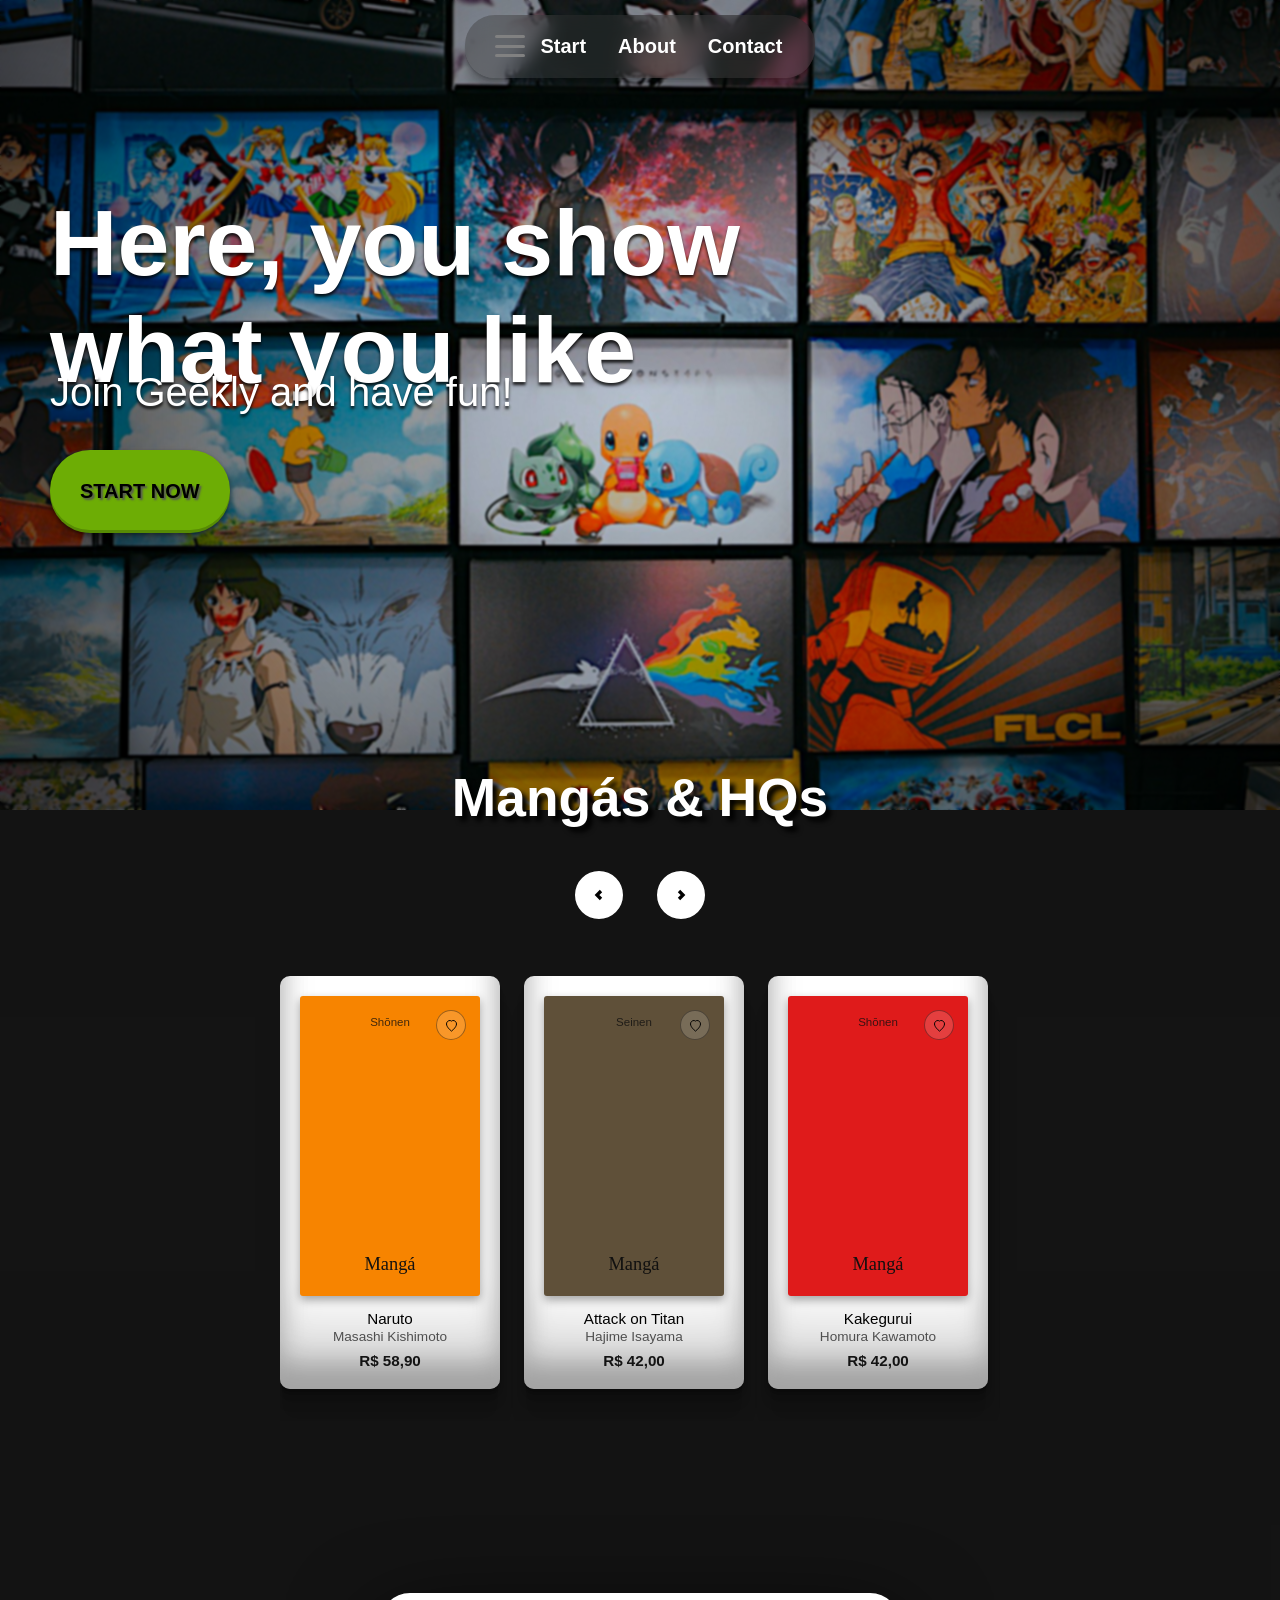
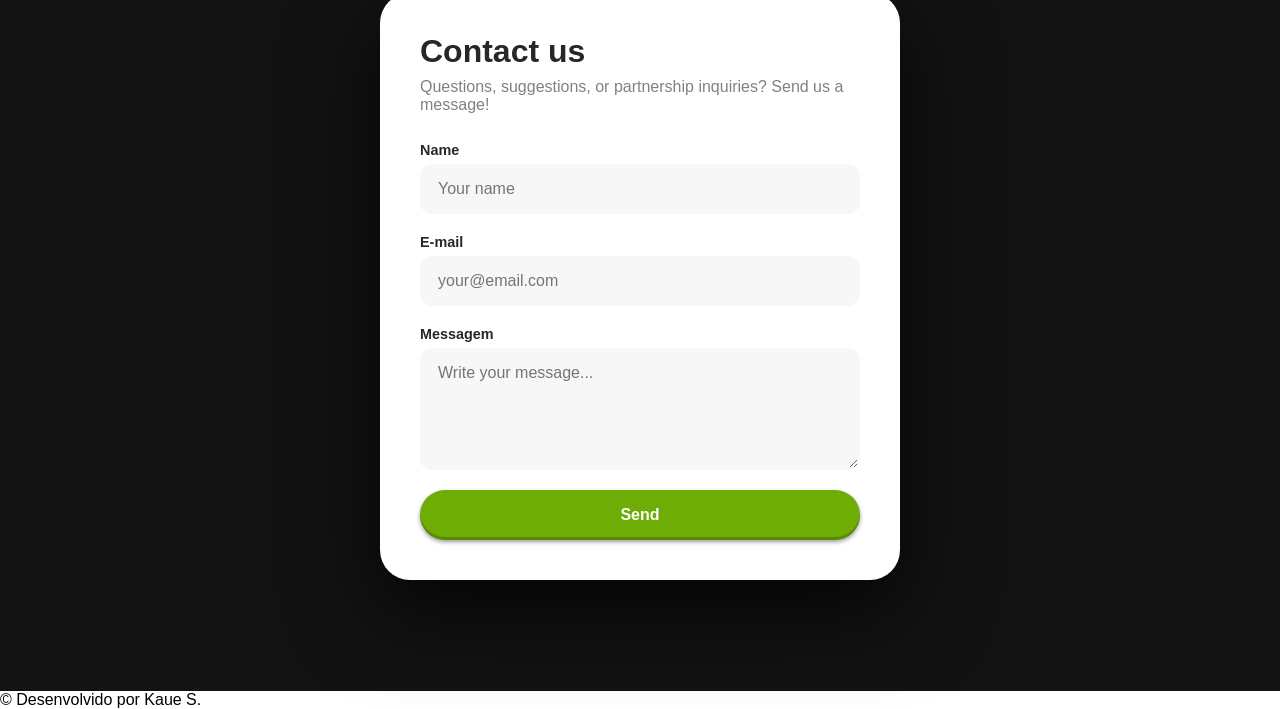
<file: landingPage-geekly/index.html>
<!DOCTYPE html>
<html lang="pt-br">

<head>
  <meta charset="UTF-8">
  <meta name="viewport" content="width=device-width, initial-scale=1.0">
  <link rel="stylesheet" href="src/styles/styles.css">
  <title>Geekly</title>
  <link rel="icon" type="image/png" href="src/images/gkicon.png" sizes="32x32">
</head>

<body>
  <div class="navbar">
    <div class="menu-wrapper">
      <button class="hamburger" id="hamburger" alt="menu-wrapper">
        <span></span>
        <span></span>
        <span></span>
      </button>
      <div class="menu-box">
        <a href="#start" class="menu-link">Start</a>
        <a href="#about" class="menu-link">About</a>
        <a href="#contact" class="menu-link">Contact</a>
      </div>
      <nav class="menu" id="menu">
        <a href="src/html/login.html" class="wrapper-link">Login</a>
        <a href="#support" class="wrapper-link">Support</a>
        <a href="#exit">
          <svg xmlns="http://www.w3.org/2000/svg" width="16" height="16" fill="currentColor" class="icon-exit"
            viewBox="0 0 16 16">
            <path fill-rule="evenodd"
              d="M6 12.5a.5.5 0 0 0 .5.5h8a.5.5 0 0 0 .5-.5v-9a.5.5 0 0 0-.5-.5h-8a.5.5 0 0 0-.5.5v2a.5.5 0 0 1-1 0v-2A1.5 1.5 0 0 1 6.5 2h8A1.5 1.5 0 0 1 16 3.5v9a1.5 1.5 0 0 1-1.5 1.5h-8A1.5 1.5 0 0 1 5 12.5v-2a.5.5 0 0 1 1 0z" />
            <path fill-rule="evenodd"
              d="M.146 8.354a.5.5 0 0 1 0-.708l3-3a.5.5 0 1 1 .708.708L1.707 7.5H10.5a.5.5 0 0 1 0 1H1.707l2.147 2.146a.5.5 0 0 1-.708.708z" />
          </svg></img></a>
      </nav>
    </div>
  </div>

  <section class="background-wall" id="start">
    <div class="wallpaper"></div>
    <div class="title-start">
      <h1>Here, you show what you like</h1>
      <h2>Join Geekly and have fun!</h2>
      <div class="btn-gk">
        <button>START NOW</button>
      </div>
    </div>
  </section>
  </div>
  <section class="background-solid" id="about">
    <div class="gk-title-mh">
      <h1>Mangás & HQs</h1>
    </div>
    <div class="shelf-controls">
      <button id="scrollPrev" aria-label="Ver livros anteriores">
        <svg width="16" height="16" viewBox="0 0 24 24" fill="none" stroke="currentColor" stroke-width="5">
          <path d="M15 18l-6-6 6-6" />
        </svg>
      </button>
      <button id="scrollNext" aria-label="Ver próximos livros">
        <svg width="16" height="16" viewBox="0 0 24 24" fill="none" stroke="currentColor" stroke-width="5">
          <path d="M9 18l6-6-6-6" />
        </svg>
      </button>
    </div>

      <div class="book-track" id="book-track">

        <article class="book-card">
          <div class="book-cover">
            <span class="tag">Shōnen</span>
            <span class="title">Mangá</span>
            <button class="fav-btn" aria-pressed="false" aria-label="Guardar nos favoritos">
              <svg viewBox="0 0 24 24">
                <path
                  d="M12 21C12 21 4 15 4 9.5C4 6.5 6.5 4 9.5 4C11 4 12 5 12 5C12 5 13 4 14.5 4C17.5 4 20 6.5 20 9.5C20 15 12 21 12 21Z" />
              </svg>
            </button>
          </div>
          <div class="book-meta">
            <p class="name">Naruto</p>
            <p class="author">Masashi Kishimoto</p>
            <p class="price">R$ 58,90</p>
          </div>
        </article>

        <article class="book-card">
          <div class="book-cover">
            <span class="tag">Seinen</span>
            <span class="title">Mangá</span>
            <button class="fav-btn" aria-pressed="false" aria-label="Guardar nos favoritos">
              <svg viewBox="0 0 24 24">
                <path
                  d="M12 21C12 21 4 15 4 9.5C4 6.5 6.5 4 9.5 4C11 4 12 5 12 5C12 5 13 4 14.5 4C17.5 4 20 6.5 20 9.5C20 15 12 21 12 21Z" />
              </svg>
            </button>
          </div>
          <div class="book-meta">
            <p class="name">Attack on Titan</p>
            <p class="author">Hajime Isayama</p>
            <p class="price">R$ 42,00</p>
          </div>
        </article>

        <article class="book-card">
          <div class="book-cover">
            <span class="tag">Shōnen</span>
            <span class="title">Mangá</span>
            <button class="fav-btn" aria-pressed="false" aria-label="Guardar nos favoritos">
              <svg viewBox="0 0 24 24">
                <path
                  d="M12 21C12 21 4 15 4 9.5C4 6.5 6.5 4 9.5 4C11 4 12 5 12 5C12 5 13 4 14.5 4C17.5 4 20 6.5 20 9.5C20 15 12 21 12 21Z" />
              </svg>
            </button>
          </div>
          <div class="book-meta">
            <p class="name">Kakegurui</p>
            <p class="author">Homura Kawamoto</p>
            <p class="price">R$ 42,00</p>
          </div>
        </article>

        <article class="book-card">
          <div class="book-cover">
            <span class="tag">Comédia romântica</span>
            <span class="title">Mangá</span>
            <button class="fav-btn" aria-pressed="false" aria-label="Guardar nos favoritos">
              <svg viewBox="0 0 24 24">
                <path
                  d="M12 21C12 21 4 15 4 9.5C4 6.5 6.5 4 9.5 4C11 4 12 5 12 5C12 5 13 4 14.5 4C17.5 4 20 6.5 20 9.5C20 15 12 21 12 21Z" />
              </svg>
            </button>
          </div>
          <div class="book-meta">
            <p class="name">Horimiya</p>
            <p class="author">HERO</p>
            <p class="price">R$ 42,00</p>
          </div>
        </article>

        <article class="book-card">
          <div class="book-cover">
            <span class="tag">Shōnen</span>
            <span class="title">Mangá</span>
            <button class="fav-btn" aria-pressed="false" aria-label="Guardar nos favoritos">
              <svg viewBox="0 0 24 24">
                <path
                  d="M12 21C12 21 4 15 4 9.5C4 6.5 6.5 4 9.5 4C11 4 12 5 12 5C12 5 13 4 14.5 4C17.5 4 20 6.5 20 9.5C20 15 12 21 12 21Z" />
              </svg>
            </button>
          </div>
          <div class="book-meta">
            <p class="name">Dragon Ball</p>
            <p class="author">Akira Toriyama</p>
            <p class="price">R$ 64,50</p>
          </div>
        </article>

      </div>
    </div>
  </section>

  <section class="contact" id="contact">
  <div class="contact-box">
    <h1>Contact us</h1>
    <p class="contact-sub">Questions, suggestions, or partnership inquiries? Send us a message!</p>
    <form class="contact-form">
      <div class="field">
        <label for="name">Name</label>
        <input type="text" id="name" placeholder="Your name" required>
      </div>

      <div class="field">
        <label for="email">E-mail</label>
        <input type="email" id="email" placeholder="your@email.com" required>
      </div>

      <div class="field">
        <label for="message">Messagem</label>
        <textarea id="message" rows="5" placeholder="Write your message..." required></textarea>
      </div>

      <button type="submit" class="contact-btn">Send</button>
    </form>
  </div>
</section>

  <footer>&copy; Desenvolvido por Kaue S.</footer>
  <script src="src/js/script.js"></script>
</body>

</html>
</file>
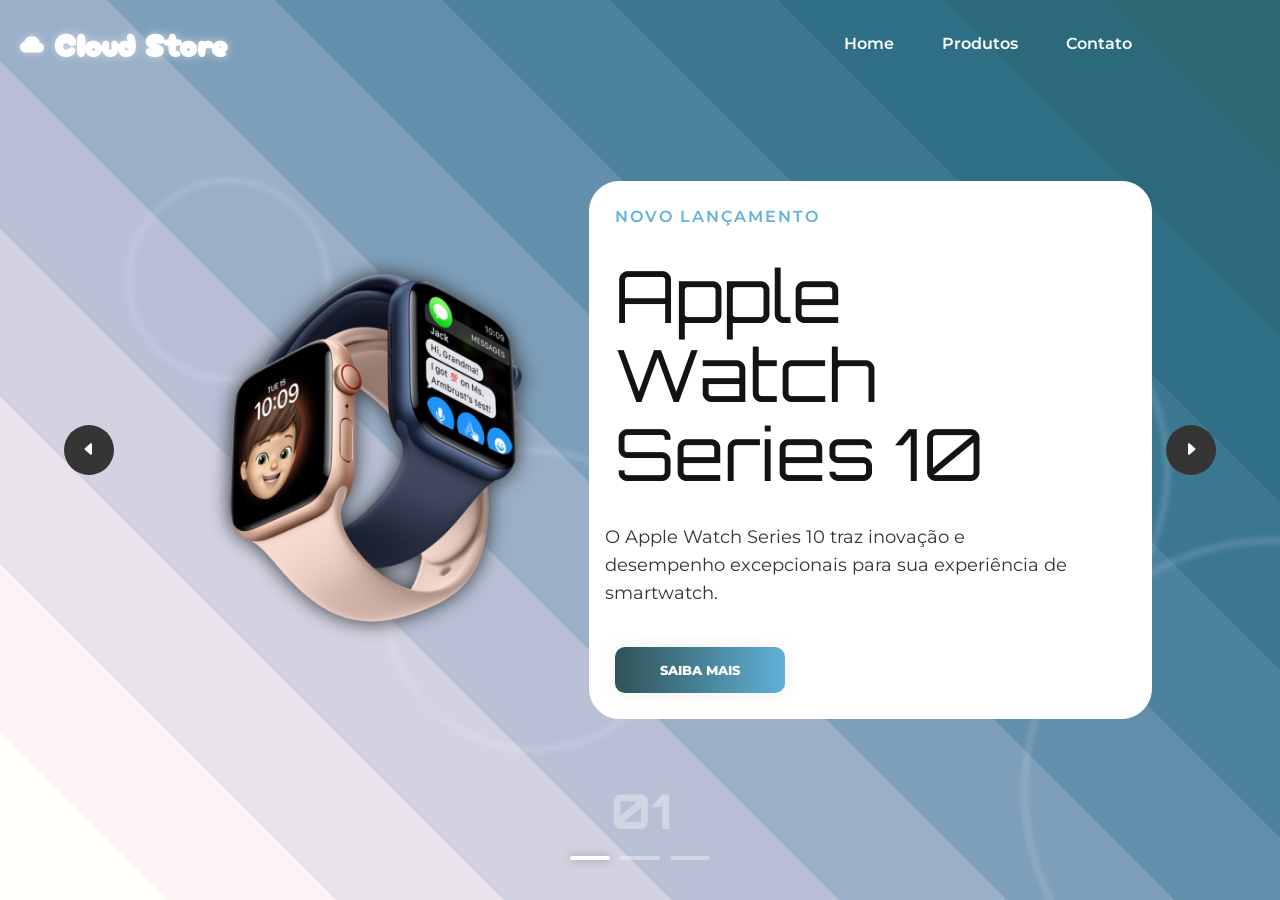
<file: Portfólio/Projetos Pessoais/Site - Cloud Store/index.html>
<!DOCTYPE html>
<html lang="pt-br">

<head>
    <meta charset="UTF-8">
    <meta name="viewport" content="width=device-width, initial-scale=1.0">
    <link rel="preconnect" href="https://fonts.googleapis.com">
    <link rel="preconnect" href="https://fonts.gstatic.com" crossorigin>
    <link
        href="https://fonts.googleapis.com/css2?family=Cherry+Bomb+One&family=Montserrat:ital,wght@0,100..900;1,100..900&family=Orbitron:wght@400..900&display=swap"
        rel="stylesheet">
    <link rel="stylesheet" href="styles.css">
    <title>Cloud Store</title>
</head>

<body>
    <header>
        <div class="logo"><svg xmlns="http://www.w3.org/2000/svg" width="16" height="16" fill="currentColor"
                class="cloud-icon" viewBox="0 0 16 16">
                <path
                    d="M4.406 3.342A5.53 5.53 0 0 1 8 2c2.69 0 4.923 2 5.166 4.579C14.758 6.804 16 8.137 16 9.773 16 11.569 14.502 13 12.687 13H3.781C1.708 13 0 11.366 0 9.318c0-1.763 1.266-3.223 2.942-3.593.143-.863.698-1.723 1.464-2.383" />
            </svg>Cloud Store</div>

        <nav>
            <ul>
                <li><a href="#">Home</a></li>
                <li><a href="#">Produtos</a></li>
                <li><a href="#">Contato</a></li>
            </ul>
        </nav>
    </header>

    <main class="container">
        <div class="tech-circle">
            <div class="circle"></div>
            <div class="circle"></div>
            <div class="circle"></div>
            <div class="circle"></div>
        </div>

        <div class="list">
            <div class="item active">
                <div class="product-img">
                    <img src="img/apple-watch.png" alt="Apple Watch">
                </div>
                <div class="content">
                    <p class="product-tag">Novo Lançamento</p>
                    <p class="product-name">Apple Watch Series 10</p>
                    <p class="description">O Apple Watch Series 10 traz inovação e desempenho excepcionais para sua
                        experiência de smartwatch.</p>
                    <button class="btn">Saiba Mais</button>
                </div>

            </div>
            <div class="item">
                <div class="product-img">
                    <img src="img/air-pods.png" alt="Air Pods">
                </div>
                <div class="content">
                    <p class="product-tag">Som Premium</p>
                    <p class="product-name">Air Pods Pro</p>
                    <p class="description">Os Air Pods Pro oferecem uma experiência de áudio imersiva com cancelamento
                        de ruído avançado.</p>
                    <button class="btn">Saiba Mais</button>
                </div>

            </div>
            <div class="item">
                <div class="product-img">
                    <img src="img/vision-pro.png" alt="Vision Pro">
                </div>
                <div class="content">
                    <p class="product-tag">Alta Performance</p>
                    <p class="product-name">Vision Pro</p>
                    <p class="description">O Vision Pro é o headset de realidade aumentada mais avançado da Apple.</p>
                    <button class="btn">Saiba Mais</button>
                </div>

            </div>
        </div>

        <div class="arrows">
            <button class="arrow-btn" id="prev">
                <svg xmlns="http://www.w3.org/2000/svg" width="16" height="16" fill="#fff" class="bi bi-caret-left-fill"
                    viewBox="0 0 16 16">
                    <path
                        d="m3.86 8.753 5.482 4.796c.646.566 1.658.106 1.658-.753V3.204a1 1 0 0 0-1.659-.753l-5.48 4.796a1 1 0 0 0 0 1.506z" />
                </svg>

            </button>
            <button class="arrow-btn" id="next">
                <svg xmlns="http://www.w3.org/2000/svg" width="16" height="16" fill="#fff"
                    class="bi bi-caret-right-fill" viewBox="0 0 16 16">
                    <path
                        d="m12.14 8.753-5.482 4.796c-.646.566-1.658.106-1.658-.753V3.204a1 1 0 0 1 1.659-.753l5.48 4.796a1 1 0 0 1 0 1.506z" />
                </svg>

            </button>

        </div>
        <div class="indicators">
            <div class="numbers">01</div>
            <div class="dots">
                <div class="dot active"></div>
                <div class="dot"></div>
                <div class="dot"></div>
            </div>

        </div>

    </main>

</body>
<script src="scripts.js"></script>

</html>
</file>
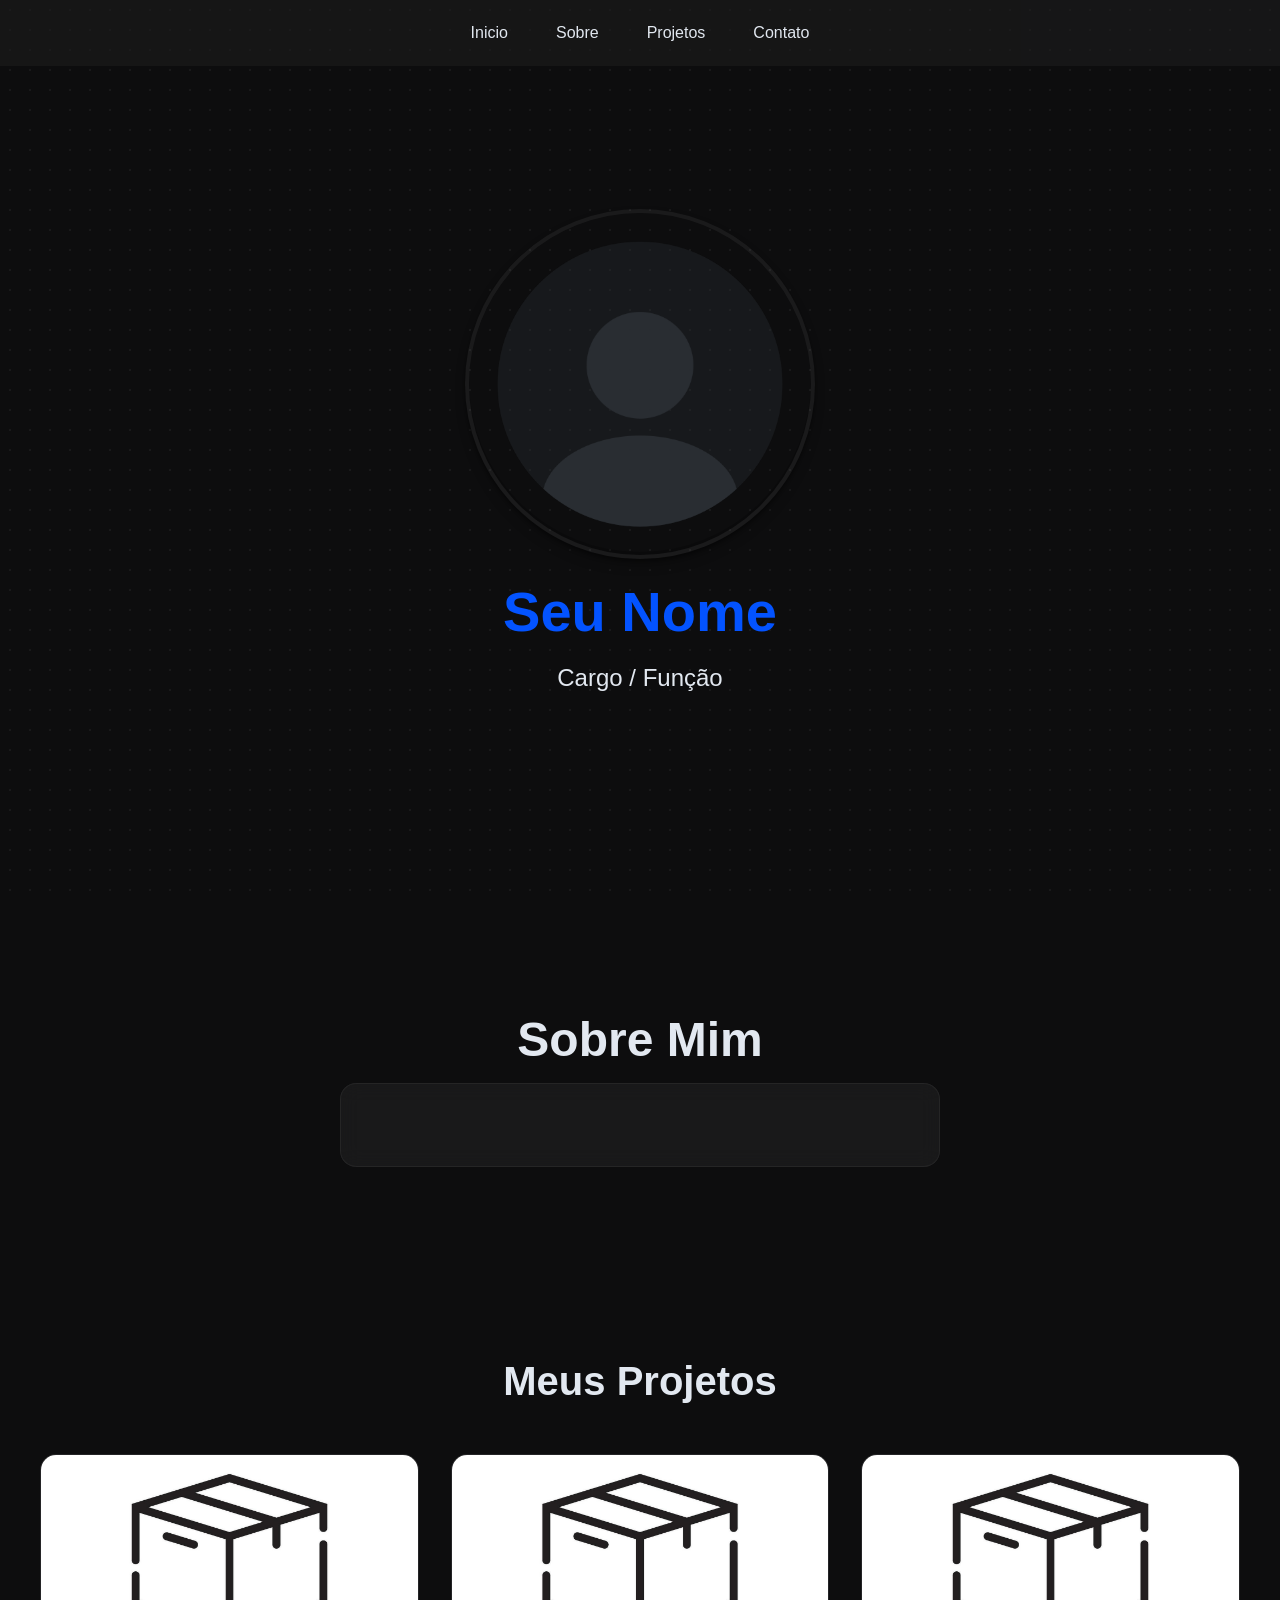
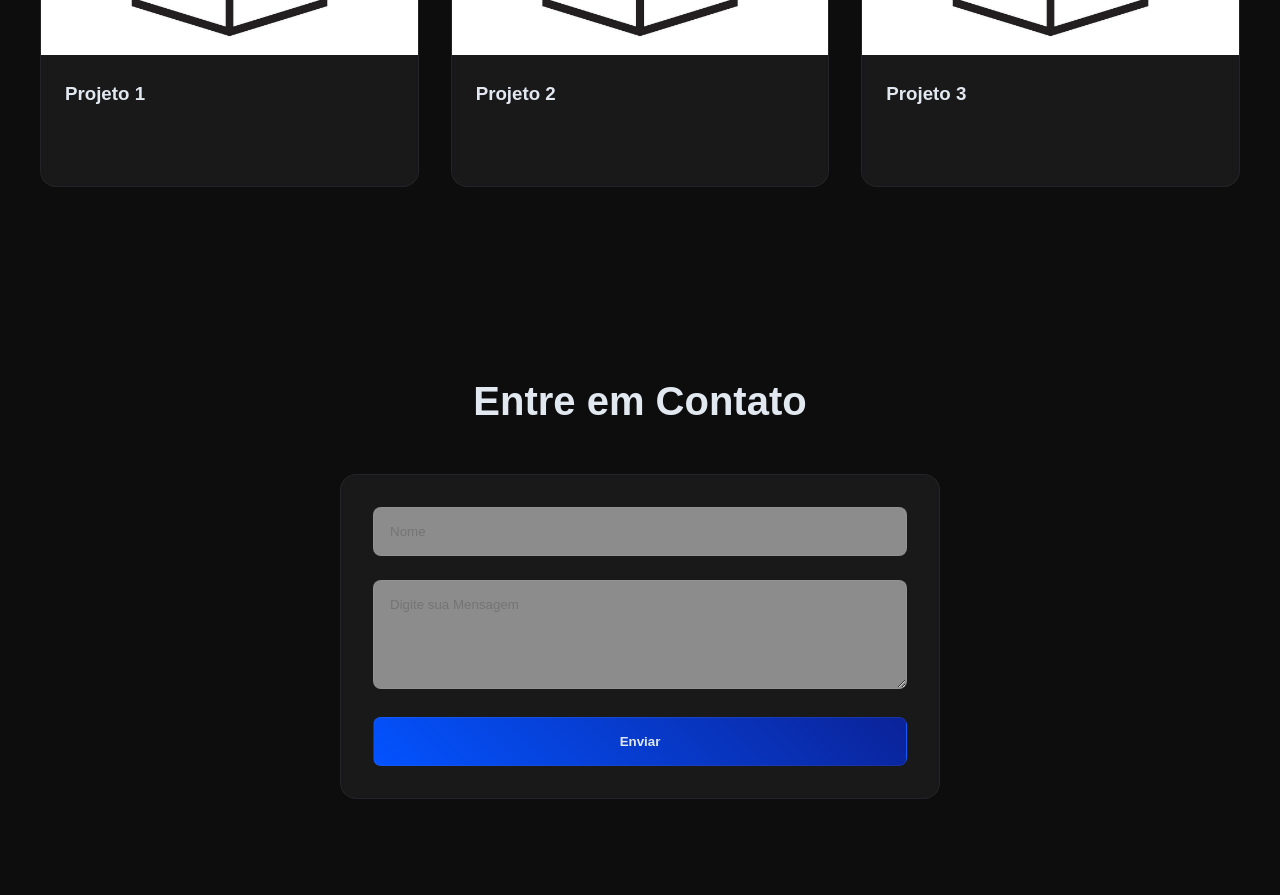
<file: Portfólio/Projetos Pessoais/Site - Portfólio/index.html>
<!DOCTYPE html>
<html lang="pt-br">

<head>
    <meta charset="UTF-8">
    <meta name="viewport" content="width=device-width, initial-scale=1.0">
    <link rel="stylesheet" href="./style.css">
    <title>Kaue Soares|Portfólio</title>
</head>

<body>
    <div class="particulas"></div>


    <nav class="navegacao">
        <ul class="menu">
            <li>
                <a href="#inicio" class="menu-link">Inicio</a>
            </li>
            <li>
                <a href="#sobre" class="menu-link">Sobre</a>
            </li>
            <li>
                <a href="#projetos" class="menu-link">Projetos</a>
            </li>
            <li>
                <a href="#contato" class="menu-link">Contato</a>
            </li>
        </ul>
    </nav>

    <main id="inicio" class="cabecalho">
        <img src="./img/icon1.png" alt="Foto de Kaue Soares" class="foto-perfil">
        <h1>Seu Nome</h1>
        <p class="cabecalho-sub-titulo">Cargo / Função</p>
    </main>

    <section id="sobre" class="sobre">
        <h2 class="sobre-titulo">Sobre Mim</h2>
        <div class="sobre-caixa">
            <p class="sobre-paragrafo">
                &nbsp
            </p>
        </div>
    </section>

    <section id="projetos" class="projetos">
        <h2 class="projetos-titulo">Meus Projetos</h2>
        <div class="projetos-caixa">

            <div class="projetos-card">
                <img src="./img/icon2.jpg" alt="Projeto 1" class="projetos-imagem">
                <div class="caixa-textos-projetos">
                    <h3 class="info-projetos">Projeto 1</h3>
                    <p class="paragrafo-projetos">
                        &nbsp</p>
                </div>
            </div>

            <div class="projetos-card">
                <img src="./img/icon2.jpg" alt="Projeto 1" class="projetos-imagem">
                <div class="caixa-textos-projetos">
                    <h3 class="info-projetos">Projeto 2</h3>
                    <p class="paragrafo-projetos">
                        &nbsp</p>
                </div>
            </div>

            <div class="projetos-card">
                <img src="./img/icon2.jpg" alt="Projeto 1" class="projetos-imagem">
                <div class="caixa-textos-projetos">
                    <h3 class="info-projetos">Projeto 3</h3>
                    <p class="paragrafo-projetos">
                        &nbsp</p>
                </div>
            </div>

        </div>
    </section>

    <section id="contato" class="contatos">
        <h2 class="contatos-titulo">Entre em Contato</h2>
        <form class="formulario-contato" id="formulario" onsubmit="enviarWhatsapp(event)">
            <div class="grupo-form">
                <input placeholder="Nome" class="campo-form" id="nome">
            </div>
            <div class="grupo-form">
                <textarea class="campo-form" placeholder="Digite sua Mensagem" rows="5" id="mensagem"></textarea>
            </div>

            <button type="submit" class="botao-form">Enviar</button>
        </form>
    </section>

    </script>
    <script>

        function enviarWhatsapp(event) {
            event.preventDefault();

            const nome = document.getElementById(`nome`).value;
            const mensagem = document.getElementById(`mensagem`).value;
            const telefone = "55XX12345678";

            const texto = `Olá, meu nome é ${nome}, e gostaria de entrar em contato com você. Minha mensagem é: ${mensagem}`;
            const msgFormatada = encodeURIComponent(texto);

            const url = `https://wa.me/${telefone}?text=${msgFormatada}`;

            window.open(url, '_blank');
        }


    </script>

</body>

</html>
</file>
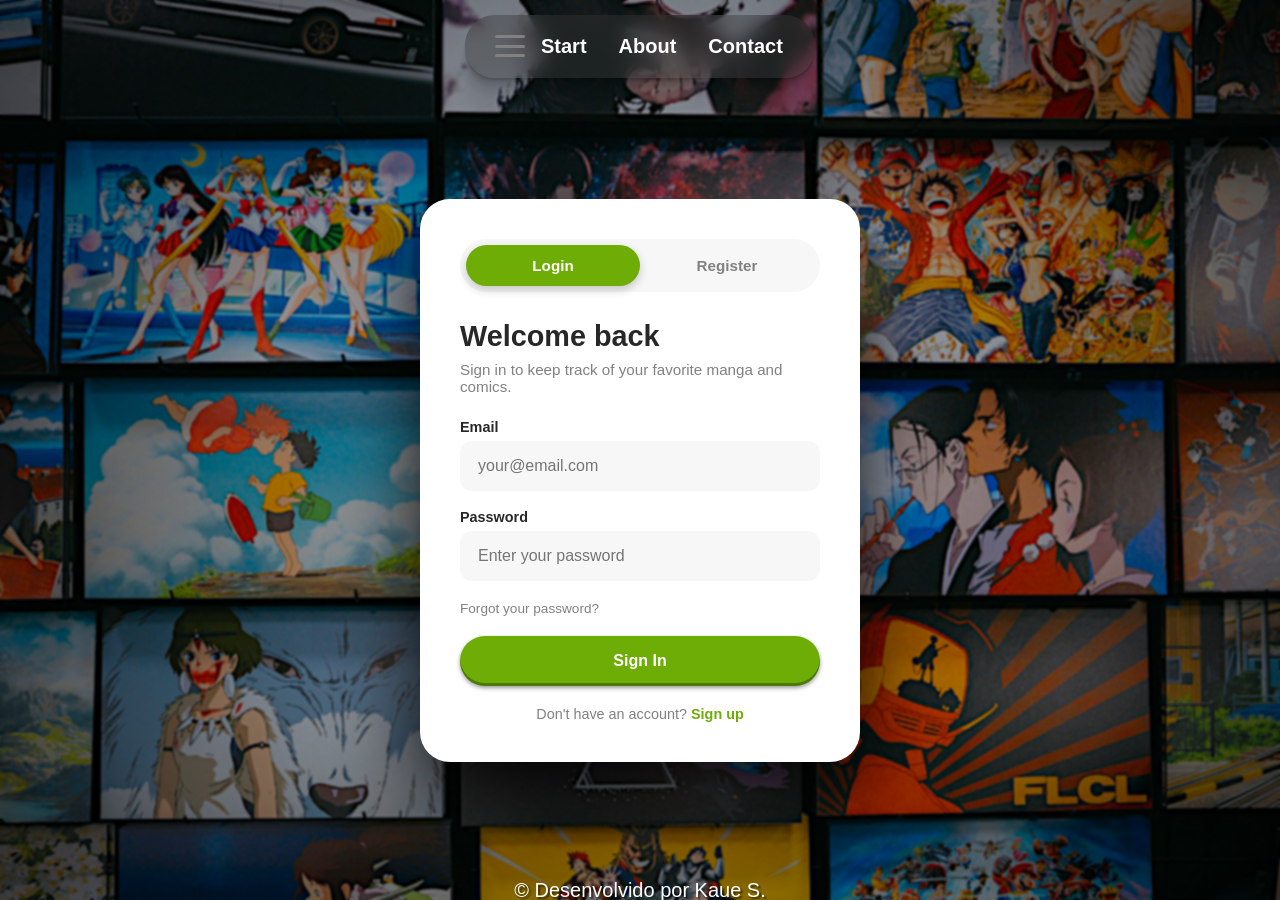
<file: landingPage-geekly/src/html/login.html>
<!DOCTYPE html>
<html lang="pt-br">

<head>
  <meta charset="UTF-8">
  <meta name="viewport" content="width=device-width, initial-scale=1.0">
  <link rel="stylesheet" href="../styles/styles.css">
  <link rel="stylesheet" href="../styles/login.css">
  <title>Geekly | Login</title>
  <link rel="icon" type="image/png" href="../images/gkicon.png" sizes="32x32">
</head>

<body>
  <div class="navbar">
    <div class="menu-wrapper">
      <button class="hamburger" id="hamburger" alt="menu-wrapper">
        <span></span>
        <span></span>
        <span></span>
      </button>
      <div class="menu-box">
        <a href="../../index.html#start" class="menu-link">Start</a>
        <a href="../../index.html#about" class="menu-link">About</a>
        <a href="../../index.html#contact" class="menu-link">Contact</a>
      </div>
      <nav class="menu" id="menu">
        <a href="login.html" class="wrapper-link">Login</a>
        <a href="../../index.html#support" class="wrapper-link">Support</a>
        <a href="../../index.html">
          <svg xmlns="http://www.w3.org/2000/svg" width="16" height="16" fill="currentColor" class="icon-exit"
            viewBox="0 0 16 16">
            <path fill-rule="evenodd"
              d="M6 12.5a.5.5 0 0 0 .5.5h8a.5.5 0 0 0 .5-.5v-9a.5.5 0 0 0-.5-.5h-8a.5.5 0 0 0-.5.5v2a.5.5 0 0 1-1 0v-2A1.5 1.5 0 0 1 6.5 2h8A1.5 1.5 0 0 1 16 3.5v9a1.5 1.5 0 0 1-1.5 1.5h-8A1.5 1.5 0 0 1 5 12.5v-2a.5.5 0 0 1 1 0z" />
            <path fill-rule="evenodd"
              d="M.146 8.354a.5.5 0 0 1 0-.708l3-3a.5.5 0 1 1 .708.708L1.707 7.5H10.5a.5.5 0 0 1 0 1H1.707l2.147 2.146a.5.5 0 0 1-.708.708z" />
          </svg></a>
      </nav>
    </div>
  </div>

  <section class="auth-wall">
    <div class="wallpaper"></div>
    <div class="auth-box">

      <div class="auth-tabs">
        <button class="auth-tab active" id="tabLogin" type="button">Login</button>
        <button class="auth-tab" id="tabRegister" type="button">Register</button>
      </div>

      <form class="auth-form" id="loginForm">
        <h1>Welcome back</h1>
        <p class="auth-sub">Sign in to keep track of your favorite manga and comics.</p>

        <div class="field">
          <label for="loginEmail">Email</label>
          <input type="email" id="loginEmail" placeholder="your@email.com" required>
        </div>

        <div class="field">
          <label for="loginPassword">Password</label>
          <input type="password" id="loginPassword" placeholder="Enter your password" required minlength="6">
        </div>

        <a href="#" class="auth-forgot">Forgot your password?</a>

        <button type="submit" class="auth-btn">Sign In</button>

        <p class="auth-switch">Don't have an account? <a href="#" class="switch-link" data-target="register">Sign up</a>
        </p>
      </form>

      <form class="auth-form hidden" id="registerForm">
        <h1>Create your account</h1>
        <p class="auth-sub">Join Geekly and show what you like.</p>

        <div class="field">
          <label for="registerName">Name</label>
          <input type="text" id="registerName" placeholder="Your name" required>
        </div>

        <div class="field">
          <label for="registerEmail">Email</label>
          <input type="email" id="registerEmail" placeholder="your@email.com" required>
        </div>

        <div class="field">
          <label for="registerPassword">Password</label>
          <input type="password" id="registerPassword" placeholder="Create a password" required minlength="6">
        </div>

        <div class="field">
          <label for="registerConfirm">Confirm password</label>
          <input type="password" id="registerConfirm" placeholder="Repeat your password" required minlength="6">
        </div>

        <button type="submit" class="auth-btn">Create Account</button>

        <p class="auth-switch">Already have an account? <a href="#" class="switch-link" data-target="login">Sign in</a>
        </p>
      </form>

    </div>
    <div class="footer-box">
      <footer>
      <p class="footer-txt">&copy; Desenvolvido por Kaue S.</p>
    </footer>
    </div>
  </section>



  <script src="../js/script.js"></script>
  <script src="../js/login.js"></script>
</body>

</html>
</file>
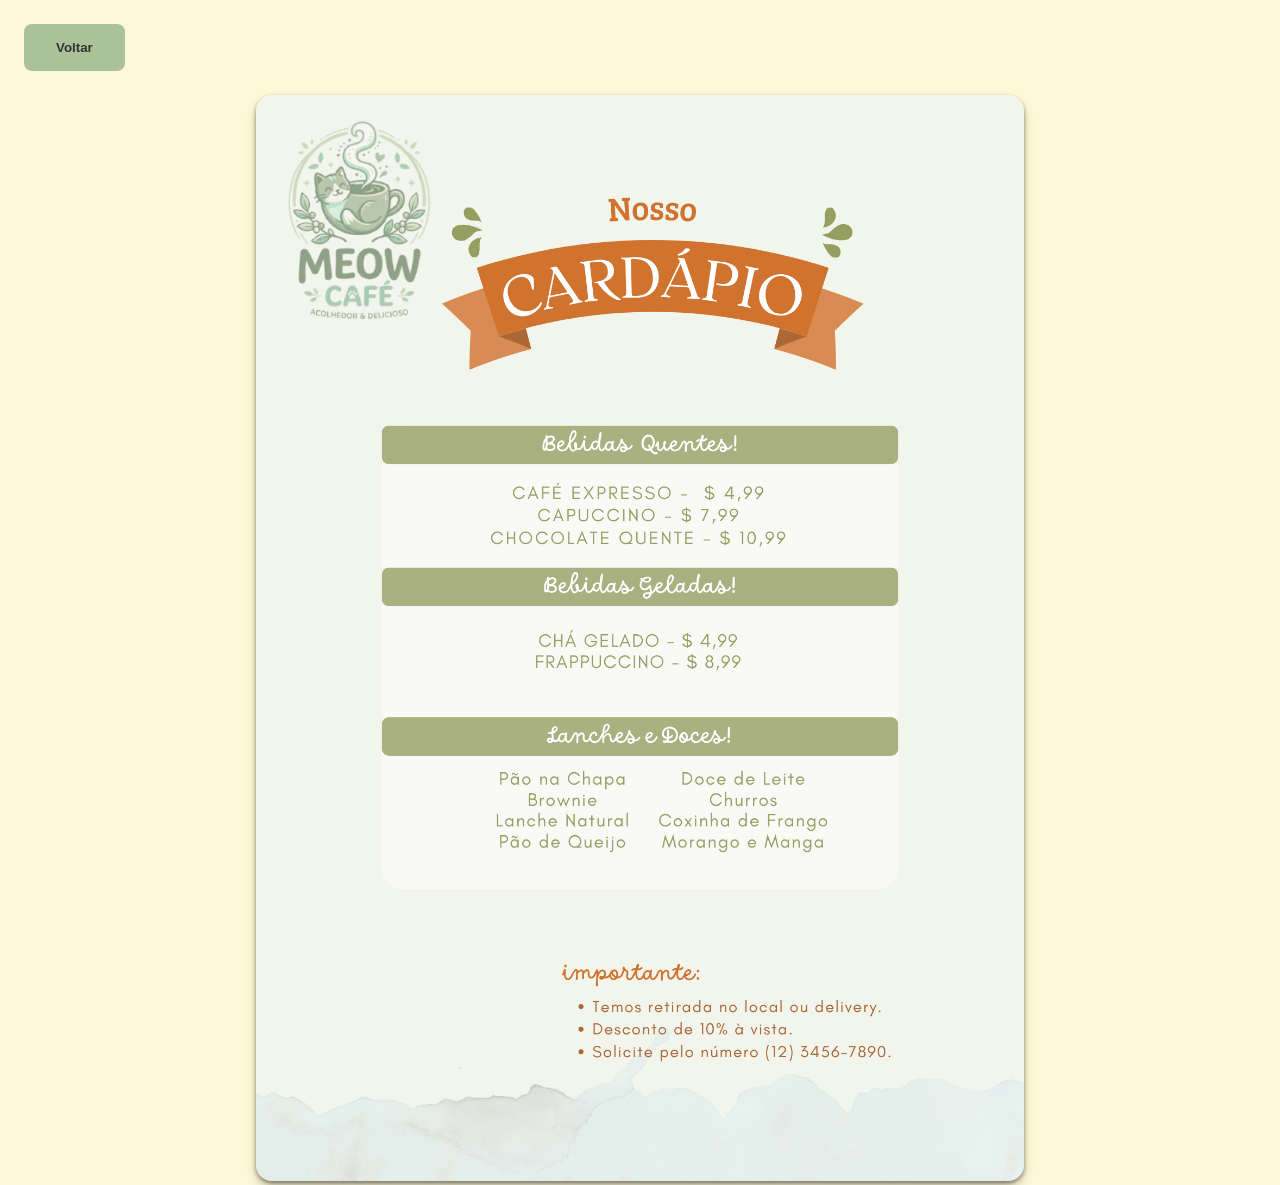
<file: Portfólio/Projetos Pessoais/Site - Meow Cafe/cardapio.html>
<!DOCTYPE html>
<html lang="pt-br">

<head>
    <meta charset="UTF-8">
    <meta name="viewport" content="width=device-width, initial-scale=1.0">
    <link rel="stylesheet" href="style.css">
    <title>Meow Café | Cardápio</title>
</head>

<body>
    <button class="botao-voltar"><a href="index.html">Voltar</a></button>

    <section class="cardapio" id="cardapio">
        <img src="./img/cardapio.png" alt="Cardápio" class="imagem-cardapio">
    </section>
</body>

</html>
</file>
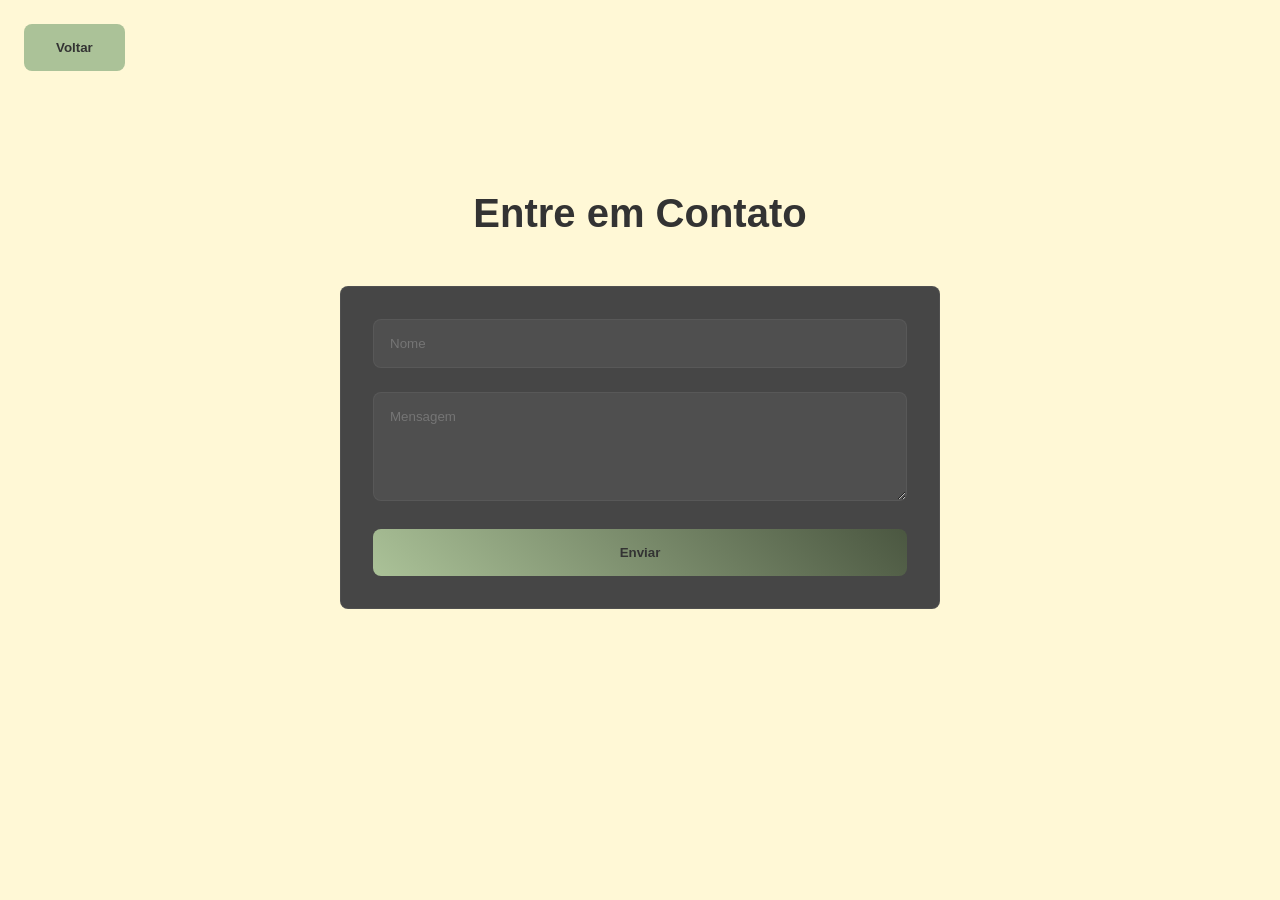
<file: Portfólio/Projetos Pessoais/Site - Meow Cafe/contato.html>
<!DOCTYPE html>
<html lang="pt-br">

<head>
    <meta charset="UTF-8">
    <meta name="viewport" content="width=device-width, initial-scale=1.0">
    <link rel="stylesheet" href="style.css">
    <title>Meow Café | Contato</title>
</head>

<body>
    
    <button class="botao-voltar"><a href="index.html">Voltar</a></button>
    
    <section class="contato" id="contato">
        <h4 class="contato-titulo">Entre em Contato</h4>
        <form class="formulario-contato" id="formulario" onsubmit="enviarMensagem(event)">
            <div class="box-formulario">
                <input placeholder="Nome" class="campo-formulario" id="nome">
            </div>
            <div class="box-formulario">
                <textarea class="campo-formulario" placeholder="Mensagem" rows="5" id="mensagem"></textarea>
            </div>
            <button type="submit" class="botao-enviar">Enviar</button>
        </form>
    </section>

    <script>

        function enviarMensagem(event) {
            event.preventDefault();

            const nome = document.getElementById('nome').value;
            const mensagem = document.getElementById('mensagem').value;
            const telefone = "55 12345-6789"; // Substitua pelo número de telefone real

            const texto = `Olá, meu nome é ${nome} e minha mensagem é: ${mensagem}`;
            const msgFormatada = encodeURIComponent(texto);

            const url = `https://wa.me/${telefone}?text=${msgFormatada}`;

            window.open(url, '_blank');
        }
    </script>

</body>

</html>
</file>
<file: landingPage-geekly/src/styles/styles.css>
* {
  box-sizing: border-box;
  margin: 0;
  padding: 0;
}

:root {
  --green: #6dad05;
  --gray: #818181;
  --dark: #272727;
  --pastel: #f1ebd8;
  --background: #0f0f0ffa;
  --white: #ffffff;
  --glass: #38383865;

}


body {
  margin: 0;
  font-family: Arial, sans-serif;
  background: transparent;
}


.menu-box {
  display: flex;
  gap: 2rem;
  list-style: none;
  text-align: center;
  justify-content: center;
}

.menu-link {
  text-decoration: none;
  color: var(--white);
  position: relative;
  font-weight: bold;
  font-size: 20px;

}

.menu-link:hover {
  transform: scale(1.1);
  transition: 0.2s;
}

.navbar {
  position: fixed;
  top: 15px;
  left: 50%;
  transform: translateX(-50%);
  display: flex;
  align-items: center;
  justify-content: space-between;
  width: 90%;
  max-width: 350px;
  padding: 20px 30px;
  background: var(--glass);
  backdrop-filter: blur(10px);
  box-shadow: rgba(0, 0, 0, 0.09) 0px 2px 1px, rgba(0, 0, 0, 0.09) 0px 4px 2px, rgba(0, 0, 0, 0.09) 0px 8px 4px, rgba(0, 0, 0, 0.09) 0px 16px 8px, rgba(0, 0, 0, 0.09) 0px 32px 16px;
  border-radius: 30px;
  z-index: 50;
}

.menu-wrapper {
  position: relative;
  display: flex;
  gap: 1rem;
}

.wrapper-link {
  font-size: 18px;
}


.hamburger {
  width: 30px;
  height: 22px;
  display: flex;
  flex-direction: column;
  justify-content: space-between;
  cursor: pointer;
  background: none;
  border: none;
  padding: 0;
}

.hamburger span {
  display: block;
  height: 3px;
  width: 100%;
  background: var(--gray);
  border-radius: 2px;
  transition: 0.3s ease;
}

.hamburger.active span:nth-child(1) {
  transform: translateY(9.5px) rotate(45deg);
}

.hamburger.active span:nth-child(2) {
  opacity: 0;
}

.hamburger.active span:nth-child(3) {
  transform: translateY(-9.5px) rotate(-45deg);
}

.menu {
  position: absolute;
  top: calc(100% + 10px);
  left: 0;
  min-width: 200px;
  background: var(--glass);
  backdrop-filter: blur(10px);
  border-radius: 10px;
  overflow: hidden;

  opacity: 0;
  transform: translateY(-8px);
  pointer-events: none;
  transition: opacity 0.2s ease, transform 0.2s ease;
  z-index: 10;
}

.menu.open {
  opacity: 1;
  transform: translateY(0);
  pointer-events: auto;
}

.menu a {
  display: block;
  color: var(--white);
  padding: 12px 18px;
  text-decoration: none;
  border: none;
}

.menu a:last-child {
  border-bottom: none;
}

.menu a:hover {
  background: rgba(0, 0, 0, 0.486);
}

.icon-exit {
  color: var(--white);
  height: 25px;
  width: 25px;
}

.background-solid {
  background-color: var(--background);
  min-height: 60vh;
  display: flex;
  align-items: center;
  justify-content: center;
  padding: 60px 40px;
  text-align: center;
}

.background-wall {
  background-image: url('../images/gkbackground.jpg');
  background-size: cover;
  background-position: center;
  min-height: 90vh;
}

.wallpaper {
  background-size: cover;
  background-position: center;
  min-height: 90vh;
  background: radial-gradient(circle, rgba(0, 0, 0, 0) 0%, rgba(0, 0, 0, 0.25) 50%, rgba(0, 0, 0, 0.65) 100%);
  backdrop-filter: blur(1.2px);
}



.title-start h1 {
  max-width: 70%;
  overflow-wrap: break-word;
  font-size: 70pt;
  color: var(--white);
  position: absolute;
  padding: 10px 10px 10px 50px;
  transform: translateY(-70vh);
  text-shadow: 0px 3px 3px rgba(0, 0, 0, 0.8);
}

.title-start h2 {
  max-width: 70%;
  overflow-wrap: break-word;
  font-size: 30pt;
  color: var(--white);
  position: absolute;
  padding: 10px 10px 10px 50px;
  transform: translateY(-50vh);
  text-shadow: 0px 3px 3px rgba(0, 0, 0, 0.8);
  font-weight: 100;
}

.btn-gk {
  padding-left: 50px;
  transform: translateY(-40vh);
}

.btn-gk button {
  position: absolute;
  font-size: 20px;
  background: var(--green);
  border: none;
  border-radius: 40px;
  padding: 30px;
  cursor: pointer;
  font-weight: bold;
  text-shadow: 2px 2px 2px #555555;
  box-shadow: rgba(0, 0, 0, 0.4) 0px 2px 4px, rgba(0, 0, 0, 0.3) 0px 7px 13px -3px, rgba(0, 0, 0, 0.2) 0px -3px 0px inset;
}

.btn-gk button:hover {
  transition: 0.25s;
  transform: scale(1.2);
  background: #2a5803;
  color: var(--white);
  text-shadow: 2px 2px 2px #161616;
}

.btn-gk button:not(:hover) {
  transition: 0.25s;
}

.background-solid {
  display: flex;
  flex-direction: column;
  align-items: center;
  gap: 24px;
  min-height: 60vh;
  padding: 60px 40px;
  text-align: center;
}

.gk-title-mh {
  display: flex;
  position: absolute;
  transform: translateY(-570%);
}

.gk-title-mh h1 {
  font-size: 40pt;
  color: var(--white);
  text-shadow: 5px 5px 5px #000000;
}


.book-track {
  display: flex;
  position: relative;
  gap: 24px;
  overflow-y: hidden;
  overflow-x: auto;
  scroll-snap-type: x mandatory;
  padding: 32px 4px;
  scrollbar-width: none;
  width: 100%;
  max-width: 60%;
  padding: 2rem;
}

.book-track::-webkit-scrollbar {
  display: none;
}

.book-card {
  background: var(--white);
  padding: 20px;
  border: none;
  border-radius: 10px;
  scroll-snap-align: start;
  flex: 0 0 220px;
  box-shadow: rgba(0, 0, 0, 0.17) 0px -23px 25px 0px inset, rgba(0, 0, 0, 0.15) 0px -36px 30px 0px inset, rgba(0, 0, 0, 0.1) 0px -79px 40px 0px inset, rgba(0, 0, 0, 0.06) 0px 2px 1px, rgba(0, 0, 0, 0.09) 0px 4px 2px, rgba(0, 0, 0, 0.09) 0px 8px 4px, rgba(0, 0, 0, 0.09) 0px 16px 8px, rgba(0, 0, 0, 0.09) 0px 32px 16px;
}

.book-card:hover{
  transform: scale(1.1);
  transition: 0.3s;
}

.book-card:not(:hover){
  transition: 0.3s;
}

.book-cover {
  position: relative;
  height: 300px;
  border-radius: 3px;
  padding: 20px;
  display: flex;
  flex-direction: column;
  justify-content: space-between;
  box-shadow: 0 4px 10px rgba(0, 0, 0, 0.35);
  color: var(--background);
}

.book-card:nth-child(6n+1) .book-cover {
  background: #f78400;
}

.book-card:nth-child(6n+2) .book-cover {
  background: #5f5039;
}

.book-card:nth-child(6n+3) .book-cover {
  background: rgb(223, 27, 27);
}

.book-card:nth-child(6n+4) .book-cover {
  background: rgb(56, 134, 224);
}

.book-card:nth-child(6n+5) .book-cover {
  background: #b45508;
}

.book-card:nth-child(6n+6) .book-cover {
  background: var(--green);
  color: var(--white);
}


.book-cover .tag {
  font-size: .72rem;
  opacity: .8;
}

.book-cover .title {
  font-family: 'Fraunces', serif;
  font-size: 1.15rem;
  line-height: 1.25;
}

.fav-btn {
  position: absolute;
  top: 14px;
  right: 14px;
  width: 30px;
  height: 30px;
  border: 1px solid #00000060;
  border-radius: 50%;
  background: rgba(255, 255, 255, .16);
  display: flex;
  align-items: center;
  justify-content: center;
  transition: background .2s ease, transform .2s ease;
}

.fav-btn svg {
  width: 15px;
  height: 15px;
  stroke: currentColor;
  fill: none;
  stroke-width: 1.6;
}

.fav-btn[aria-pressed="true"] {
  background: rgba(99, 14, 14, 0.9);
  color: var(--white);
}

.fav-btn[aria-pressed="true"] svg {
  fill: currentColor;
}

.fav-btn:active {
  transform: scale(.9);
}

.book-meta {
  margin-top: 14px;
}

.book-meta .name {
  font-weight: 500;
  font-size: .95rem;
}

.book-meta .author {
  font-size: .85rem;
  opacity: .65;
  margin-top: 2px;
}

.book-meta .price {
  margin-top: 8px;
  font-size: .95rem;
  color: var(--green);
  font-weight: 500;
}

.book-meta {
  margin-top: 14px;
}

.book-meta .name {
  font-weight: 500;
  font-size: .95rem;
}

.book-meta .author {
  font-size: .85rem;
  opacity: .65;
  margin-top: 2px;
}

.book-meta .price {
  margin-top: 8px;
  font-size: .95rem;
  color: var(--background);
  font-weight: 700;
}

.shelf-controls {
  display: flex;
  font-weight: bolder;
  gap: 2rem;

}

.shelf-controls button {
  width: 50px;
  height: 50px;
  border: 1px solid var(--background);
  background: var(--white);
  border-radius: 50%;
  display: flex;
  align-items: center;
  justify-content: center;
  transition: background .2s ease, border-color .2s ease;
}

.shelf-controls button:hover {
  background: #2a5803;
  color: var(--white);
  border-color: var(--white);
}

.contact {
  min-height: 90vh;
  background: var(--background);
  display: flex;
  align-items: center;
  justify-content: center;
  padding: 60px 20px;
}

.contact-box {
  width: 100%;
  max-width: 520px;
  background: var(--white);
  border-radius: 30px;
  padding: 40px;
  box-shadow: rgba(0, 0, 0, 0.829)0px 30px 90px;
}

.contact-box h1 {
  color: var(--dark);
  font-size: 2rem;
  margin-bottom: 8px;
}

.contact-sub {
  color: var(--gray);
  margin-bottom: 28px;
}

.contact-form {
  display: flex;
  flex-direction: column;
  gap: 20px;
}

.field {
  display: flex;
  flex-direction: column;
  gap: 6px;
}

.field label {
  font-size: 0.9rem;
  font-weight: bold;
  color: var(--dark);
}

.field input,
.field textarea {
  width: 100%;
  padding: 14px 16px;
  font-family: inherit;
  font-size: 1rem;
  color: var(--dark);
  background: #f7f7f7;
  border: 2px solid transparent;
  border-radius: 12px;
  outline: none;
  transition: border-color 0.2s ease, background 0.2s ease;
}

.field textarea {
  resize: vertical;
  min-height: 120px;
}

.field input:focus,
.field textarea:focus {
  background: var(--white);
  border-color: var(--green);
}

.contact-btn {
  padding: 16px;
  font-size: 1rem;
  font-weight: bold;
  color: var(--white);
  background: var(--green);
  border: none;
  border-radius: 40px;
  cursor: pointer;
  box-shadow: rgba(0, 0, 0, 0.4) 0px 2px 4px,
              rgba(0, 0, 0, 0.2) 0px -3px 0px inset;
  transition: transform 0.2s ease, background 0.2s ease;
}

.contact-btn:hover {
  background: #2a5803;
  transform: scale(1.03);
}
</file>
<file: Portfólio/Projetos Pessoais/Site - Cloud Store/styles.css>
* {
    margin: 0;
    padding: 0;
    box-sizing: border-box;
    list-style: none;
    text-decoration: none;
    font-family: "Montserrat", sans-serif;
    color: #ffffff;
}

body {
    background-color: #0f0f1e;
    color: #fff;
    font-size: 16px;
    overflow: hidden;
}

header {
    position: fixed;
    width: 90vw;
    font-weight: 600;
    top: 0;
    padding: 20px;
    display: flex;
    justify-content: space-between;
    align-items: center;
    z-index: 1000;
}

.logo {
    font-family: "Cherry Bomb One", system-ui;
    font-size: 2rem;
    font-weight: 900;
    color: #ffffff;
    text-shadow: 0 0 10px rgba(255, 255, 255, 0.5);
}

.cloud-icon {
    width: 24px;
    height: 24px;
    margin-right: 10px;
    fill: #ffffff;
    filter: drop-shadow(0 0 5px rgba(255, 255, 255, 0.5));
}

header nav ul {
    display: flex;
    gap: 48px;
}

header nav ul li {
    cursor: pointer;
    position: relative;
    padding: 5px 0;
}

header nav ul li::after {
    content: '';
    position: absolute;
    left: 0;
    bottom: 0;
    width: 0;
    height: 2px;
    background-color: #fff;
    transition: width 0.5s ease;
}

header nav ul li:hover::after {
    width: 100%;
}

.container {
    height: 100vh;
    position: relative;
    background: linear-gradient(45deg, #fffffc 0.000%, #fffffc 7.692%, #fef3f5 calc(7.692% + 1px), #fef3f5 15.385%, #eae3ec calc(15.385% + 1px), #eae3ec 23.077%, #d2d2e1 calc(23.077% + 1px), #d2d2e1 30.769%, #b7c0d5 calc(30.769% + 1px), #b7c0d5 38.462%, #9aafc8 calc(38.462% + 1px), #9aafc8 46.154%, #7d9fba calc(46.154% + 1px), #7d9fba 53.846%, #638fac calc(53.846% + 1px), #638fac 61.538%, #4c829e calc(61.538% + 1px), #4c829e 69.231%, #3b7791 calc(69.231% + 1px), #3b7791 76.923%, #2f6f86 calc(76.923% + 1px), #2f6f86 84.615%, #2b6a7b calc(84.615% + 1px), #2b6a7b 92.308%, #2e6973 calc(92.308% + 1px) 100.000%);
    overflow: hidden;
}


.list {
    width: 80%;
    height: 100%;
    margin: 0 auto;
    position: relative;
}

.item {
    position: absolute;
    inset: 0;
    display: flex;
    justify-content: center;
    align-items: center;
    opacity: 0;

    /* Animation */
    transform: translateX(100vw);
    transition: transform 0.7s ease-in-out, opacity 0.7s ease-in-out;
}

.active {
    opacity: 1;
    transform: translateX(0);

    pointer-events: auto;
    z-index: 10;
}

.product-img {
    width: 45%;
    height: 100%;
    display: flex;
    align-items: center;
    justify-content: center;
    position: relative;
    z-index: 2;
}

.product-img img {
    max-width: 80%;
    max-height: 60%;
    filter: drop-shadow(0 0 10px rgb(51, 51, 51));

    /* Animation */
    transform: translateX(300px);
    opacity: 0;
    transition: transform 0.6s ease, opacity 0.6s ease;
    transition-delay: 0.5s;
}
.active .product-img img {
    transform: translateX(0);
    opacity: 1;
}

.content {
    padding: 15px;
    width: 55%;
    padding-right: 80px;
    display: flex;
    align-items: flex-start;
    justify-content: center;
    z-index: 2;
    flex-direction: column;
    position: relative;
    background: #ffffff;
    border: 1px solid #ffffff;
    border-radius: 30px;
/* Animation */
    transform: translateX(300px);
    opacity: 0;
    transition: transform 0.6s ease, opacity 0.6s ease;
    transition-delay: 0.5s;
}
.active .content {
    transform: translateX(0);
    opacity: 1;
}


.product-tag {
    padding: 10px;
    font-size: 1rem;;
    text-transform: uppercase;
    color: #61b3da;
    font-weight: 600;
    letter-spacing: 2px;
    margin-bottom: 10px;
}

.product-name{
    padding: 10px;
    font-size: 4.5rem;
    font-family: "Orbitron", sans-serif;
    line-height: 1.1;
    margin-bottom: 20px;
    color: #131313;
    /* Animation */
    transform: translateX(300px);
    opacity: 0;
    transition: transform 0.6s ease, opacity 0.6s ease;
    transition-delay: 0.5s;
}
.active .product-name {
    transform: translateX(0);
    opacity: 1;
}

.description {
    font-size: 1.1rem;
    color: #333335;
    line-height: 1.6;
    margin-bottom: 30px;
    max-width: 600px;
    /* Animation */
    transform: translateX(300px);
    opacity: 0;
    transition: transform 0.6s ease, opacity 0.6s ease;
    transition-delay: 0.5s;
}
.active .description {
    transform: translateX(0);
    opacity: 1;
}

.btn {
  background-image: linear-gradient(to right, #2f5257 0%, #61b3da 51%, #2f5257 100%);
}

.btn {
  margin: 10px;
  padding: 15px 45px;
  text-align: center;
  font-weight: 800;
  text-transform: uppercase;
  transition: 0.5s;
  background-size: 200% auto;
  color: white;
  box-shadow: 0 0 20px #eee;
  border-radius: 10px;
  display: block;
  outline: none;
  border: none;
}

.btn:hover {
  background-position: right center;
  color: #fff;
  text-decoration: none;
}

.arrows {
    position: absolute;
    width: 90%;
    display: flex;
    justify-content: space-between;
    top: 50%;
    left: 50%;
    transform: translate(-50%, -50%);
    z-index: 5;
    pointer-events: none;
}

.arrow-btn {
    width: 50px;
    height: 50px;
    border-radius: 50%;
    cursor: pointer;
    background-color: rgb(53, 53, 53);
    border: 1px solid transparent;
    pointer-events: auto;
}

.arrow-btn:hover {
    background-color: rgb(31, 31, 31);
    border: 1px solid transparent;
}

.indicators {
    position: absolute;
    bottom: 40px;
    left: 50%;
    transform: translateX(-50%);
    display: flex;
    flex-direction: column;
    align-items: center;
    gap: 15px;
    z-index: 5;
}

.numbers {
    font-family: "Orbitron", sans-serif;
    font-size: 3rem;
    font-weight: 800;
    color: rgba(255, 255, 255, 0.356);
}

.dots {
    display: flex;
    gap: 10px;
}

.dot {
    width: 40px;
    height: 4px;
    background-color: rgba(255, 255, 255, 0.356);
    border-radius: 2px;
}

.dot.active {
    background-color: #ffffff;
    box-shadow: 0 0 10px rgba(143, 143, 143, 0.938);
}

.tech-circle {
    position: absolute;
    top: 0;
    left: 0;
    width: 100%;
    height: 100%;
    overflow: hidden;
    pointer-events: none;
}

.circle {
    position: absolute;
    border-radius: 50%;
    border: 1px solid rgb(255, 255, 255);
    filter: blur(3px);
}

.circle:nth-child(1) {
    width: 200px;
    height: 200px;
    top: 20%;
    left: 10%;
}

.circle:nth-child(2) {
    width: 300px;
    height: 300px;
    top: 50%;
    left: 30%;
}

.circle:nth-child(3) {
    width: 400px;
    height: 400px;
    top: 30%;
    left: 60%;
}

.circle:nth-child(4) {
    width: 500px;
    height: 500px;
    top: 60%;
    left: 80%;
}
</file>
<file: Portfólio/Projetos Pessoais/Site - Portfólio/style.css>
* {
    margin: 0;
    padding: 0;
    box-sizing: border-box;
    font-family: 'Segoe UI', Tahoma, Geneva, Verdana, sans-serif;

}

html {
    scroll-behavior: smooth;

}

:root {
    --primaria: #0353ff;
    --secundaria: #0b2399;
    --escuro: #0d0d0e;
    --maisEscuro: #080808;
    --claro: #e2e8f0;
    --vidro: rgba(255, 255, 255, 0.055);

}

body {
    background-color: var(--escuro);
    color: var(--claro);

}

.navegacao {
    position: fixed;
    top: 0;
    background: rgba(31, 31, 31, 0.527);
    width: 100%;
    z-index: 100;
    padding: 1.5rem;

}

.menu {
    display: flex;
    list-style: none;
    gap: 3rem;
    justify-content: center;

}

.menu-link {
    text-decoration: none;
    color: var(--claro);
    font-weight: 500;
    position: relative;
    padding: 0.5rem 0;

}

.menu-link::after {
    content: '';
    height: 2px;
    width: 0%;
    position: absolute;
    bottom: 0;
    left: 0;
    background: linear-gradient(90deg, var(--primaria), var(--secundaria));
    transition: width 0.3s ease-in-out;

}

.menu-link:hover::after {
    width: 100%;

}

.cabecalho {
    min-height: 100vh;
    display: flex;
    justify-content: center;
    align-items: center;
    flex-direction: column;

}

.foto-perfil {
    width: 350px;
    height: 350px;
    border-radius: 50%;
    box-shadow: rgba(0, 0, 0, 0.4) 0px 2px 4px, rgba(0, 0, 0, 0.3) 0px 7px 13px -3px, rgba(0, 0, 0, 0.2) 0px -3px 0px inset;
    border: 4px solid var(--vidro);
    animation: flutuar 3s ease-in-out infinite;

}

h1 {
    font-size: 3.5rem;
    color: var(--primaria);
    font-weight: bold;
    margin: 20px;

}

.cabecalho-sub-titulo {
    font-size: 1.5rem;
    color: var(--claro);

}

.sobre {
    padding: 6rem 2rem;

}

.sobre-titulo {
    padding: 1rem;
    font-size: 3rem;
    color: var(--claro);
    text-align: center;

}

.sobre-caixa{
    padding: 2rem;
    max-width: 600px;
    margin: 0 auto;
    border-radius: 16px;
    border: 1px solid var(--vidro);
    backdrop-filter: blur(10px);
    background: rgba(255, 255, 255, 0.05);

}

.sobre-paragrafo {
    font-size: 1rem;

}

.projetos {
    padding: 6rem 2rem;

}

.projetos-caixa {
    gap: 2rem;
    display: grid;
    grid-template-columns: repeat(auto-fit, minmax(300px, 1fr));
    max-width: 1200px;
    margin: 0 auto;

}

.projetos-card {
    background: rgba(255, 255, 255, 0.05);
    border-radius: 16px;
    backdrop-filter: blur(5px);
    border: 1px solid var(--vidro);
    overflow: hidden;
    cursor: pointer;

}

.projetos-titulo {
    text-align: center;
    font-size: 2.5rem;
    margin-bottom: 50px;

}

.projetos-card:hover {
    box-shadow: var(--primaria) 0px 4px 30px, var(--secundaria) 0px 6px 30px;
    transform: translateY(-10px) scale(1.05);
    transition: all 0.3s ease;

}

.projetos-imagem {
    height: 200px;
    width: 100%;
    object-fit: cover;

}

.caixa-textos-projetos {
    padding: 1.5rem;

}

.paragrafo-projetos {
    color: rgba(226, 232, 240, 0.8);
    line-height: 1.25rem;
    padding: 1rem;

}

.info-projetos {
    margin-bottom: 5px;

}

.contatos {
    padding: 6rem 2rem;

}

.contatos-titulo {
    text-align: center;
    font-size: 2.5rem;
    margin-bottom: 50px;

}

.formulario-contato {
    max-width: 600px;
    margin: 0 auto;
    background: rgba(255, 255, 255, 0.05);
    backdrop-filter: blur(5px);
    padding: 2rem;
    border: 1px solid var(--vidro);
    border-radius: 16px;

}

.campo-form {
    width: 100%;
    padding: 1rem;
    background: rgba(255, 255, 255, 0.5);
    border-radius: 8px;
    color: var(--claro);
    border: 1px solid var(--vidro);
    outline: none;

}

.campo-form:focus {
    border-color: var(--secundaria);
    box-shadow: var(--primaria) 0px 0px 5px, var(--secundaria) 0px 0px 10px;

}

.grupo-form {
    margin-bottom: 1.5rem;
    
}

.botao-form {
    color: var(--claro);
    background: linear-gradient(45deg, var(--primaria), var(--secundaria));
    padding: 1rem 2rem;
    border: 1px solid var(--vidro);
    border-radius: 8px;
    cursor: pointer;
    font-weight: bold;
    width: 100%;
    transition: all 0.5s ease;

}

.botao-form:hover {
    background: transparent;
    border: 1px solid var(--primaria);
    transition: 0.5s;

}

.particulas {
    position: fixed;
    top: 0;
    left: 0;
    width: 100%;
    height: 100%;
    z-index: -1;
    opacity: 0.5;
    background: radial-gradient(circle, rgba(255, 255, 255, 0.1) 1px, transparent 1px);
    background-size: 20px 20px;

}

@keyframes flutuar {
    0%, 100% {
        transform: translateY(0);
    }

    50% {
        transform: translateY(-20px);
    }
  
}
</file>
<file: landingPage-geekly/src/styles/login.css>
.auth-wall {
  position: relative;
  min-height: 100vh;
  background-image: url('../images/gkbackground.jpg');
  background-size: cover;
  background-position: center;
  display: flex;
  align-items: center;
  justify-content: center;
  padding: 120px 20px 60px;
  overflow: hidden;
}

.wallpaper {
  position: absolute;
  inset: 0;
  background: radial-gradient(circle, rgba(0, 0, 0, 0) 0%, rgba(0, 0, 0, 0.25) 50%, rgba(0, 0, 0, 0.65) 100%);
  backdrop-filter: blur(1.2px);
  z-index: 0;
}

.auth-box {
  position: relative;
  z-index: 1;
  width: 100%;
  max-width: 440px;
  background: var(--white);
  border-radius: 30px;
  padding: 40px;
  box-shadow: rgb(0, 0, 0) 0px 30px 90px;
}


.auth-tabs {
  display: flex;
  background: #f7f7f7;
  border-radius: 40px;
  padding: 6px;
  margin-bottom: 28px;
}

.auth-tab {
  flex: 1;
  border: none;
  background: transparent;
  padding: 12px;
  font-family: inherit;
  font-size: 0.95rem;
  font-weight: bold;
  color: var(--gray);
  border-radius: 40px;
  cursor: pointer;
  transition: background 0.2s ease, color 0.2s ease;
}

.auth-tab.active {
  background: var(--green);
  color: var(--white);
  box-shadow: rgba(0, 0, 0, 0.2) 0px 4px 10px;
}


.auth-form h1 {
  color: var(--dark);
  font-size: 1.8rem;
  margin-bottom: 8px;
}

.auth-sub {
  color: var(--gray);
  margin-bottom: 24px;
  font-size: 0.95rem;
}

.auth-form.hidden {
  display: none;
}

.auth-form .field {
  display: flex;
  flex-direction: column;
  gap: 6px;
  margin-bottom: 18px;
}

.auth-form .field label {
  font-size: 0.9rem;
  font-weight: bold;
  color: var(--dark);
}

.auth-form .field input {
  width: 100%;
  padding: 14px 16px;
  font-family: inherit;
  font-size: 1rem;
  color: var(--dark);
  background: #f7f7f7;
  border: 2px solid transparent;
  border-radius: 12px;
  outline: none;
  transition: border-color 0.2s ease, background 0.2s ease;
}

.auth-form .field input:focus {
  background: var(--white);
  border-color: var(--green);
}

.auth-forgot {
  display: inline-block;
  font-size: 0.85rem;
  color: var(--gray);
  text-decoration: none;
  margin-bottom: 20px;
}

.auth-forgot:hover {
  color: var(--green);
  text-decoration: underline;
}

.auth-btn {
  width: 100%;
  padding: 16px;
  font-size: 1rem;
  font-weight: bold;
  color: var(--white);
  background: var(--green);
  border: none;
  border-radius: 40px;
  cursor: pointer;
  box-shadow: rgba(0, 0, 0, 0.4) 0px 2px 4px,
    rgba(0, 0, 0, 0.295) 0px -3px 0px inset;
  transition: transform 0.2s ease, background 0.2s ease;
}

.auth-btn:hover {
  background: #2a5803;
  transform: scale(1.03);
}

.auth-switch {
  text-align: center;
  margin-top: 20px;
  font-size: 0.9rem;
  color: var(--gray);
}

.switch-link {
  color: var(--green);
  font-weight: bold;
  text-decoration: none;
}

.switch-link:hover {
  text-decoration: underline;
}

@media (max-width: 480px) {
  .auth-box {
    padding: 28px 24px;
    border-radius: 20px;
  }
}

.footer-box {
  background: transparent;
  z-index: 1000;
  position: absolute;
  justify-content: column;
  transform: translateY(40vh);

  padding: 120px 20px 20px 20px;
}

.footer-txt {
  font-size: 20px;
  font: bold;
  background: transparent;
  color: var(--white);
  text-align: center;
  text-shadow: 2px 2px 2px rgba(0, 0, 0, 0.637);
  
  
}
</file>
<file: Portfólio/Projetos Pessoais/Site - Meow Cafe/style.css>
* {
    margin: 0;
    padding: 0;
    box-sizing: border-box;
    font-family: cursive, sans-serif;
}

html {
    scroll-behavior: smooth;
}

body {
    background-color: #fff8d6;
    color: #333;
}

.navegacao {
    position: fixed;
    top: 0;
    background: rgba(75, 87, 65, 0.75);
    width: 100%;
    z-index: 100;
    padding: 1.5rem;
    border-bottom-left-radius: 1rem;
    border-bottom-right-radius: 1rem;
    box-shadow: rgba(0, 0, 0, 0.4) 0px 2px 4px, rgba(0, 0, 0, 0.3) 0px 7px 13px -3px, rgba(0, 0, 0, 0.2) 0px -3px 0px inset;
}

.menu {
    display: flex;
    list-style: none;
    gap: 3rem;
    justify-content: center;
}

.menu-link {
    text-decoration: none;
    color: #333;
    font-size: 1.10rem;
    font-weight: bold;
    position: relative;
    padding: 0.5rem 0;
}

.menu-link::after {
    content: '';
    position: absolute;
    left: 0;
    bottom: 0;
    width: 100%;
    height: 2px;
    background-color: #333;
    transform: scaleX(0);
    transition: transform 0.3s ease;
}

.menu-link:hover::after {
    transform: scaleX(1);
} 

.cabecalho {
    min-height: 100vh;
    display: flex;
    justify-content: center;
    align-items: center;
    flex-direction: column;
}

.cabecalho logo {
    
}

.cabecalho h1 {
    font-size: 4rem;
    margin-bottom: 1rem;
    color: #333;
}

.cabecalho p {
    font-size: 1.30rem;
    color: #666;
}

.sobre {
    padding: 6rem 2rem;
    background: rgb(171, 194, 152);
    border-bottom-left-radius: 2rem;
    border-bottom-right-radius: 2rem;
    box-shadow: rgba(0, 0, 0, 0.4) 0px 2px 4px, rgba(0, 0, 0, 0.3) 0px 7px 13px -3px, rgba(0, 0, 0, 0.2) 0px -3px 0px inset;
}

.sobre h2 {
    text-align: center;
    margin-bottom: 2rem;
    font-size: 3rem;
    color: #333;
}

.sobre p {
    max-width: 600px;
    margin: 0 auto;
    font-size: 1.5rem;
    color: #666;
    line-height: 1.6;
    text-align: left;
}


.subtitulo-galeira {
    text-align: center;
    margin-bottom: 1.5rem;
    font-size: 1.75rem;
    color: #333;
}

.galeria {
    padding: 3rem;
    margin-top: 3rem;
    margin-bottom: 3rem;
}

.galeria h3 {
    text-align: center;
    margin-bottom: 1.5rem;
    font-size: 3rem;
    color: #333;
}

.imagens-galeria {
    position: relative;
    max-width: 48rem;
    margin: 0 auto;
}

.box-galeria {
    display: flex;
    aspect-ratio: 16/9;
    overflow-x: auto;
    scroll-snap-type: x mandatory;
    scroll-behavior: smooth;
    box-shadow: 0 1.5rem 3rem -0.75rem hsl(0, 0%, 0%);
    border-radius: 1rem;
    scrollbar-width: none; /* Firefox */
}

.box-galeria img {
    flex: 1 0 100%;
    scroll-snap-align: start;
    object-fit: cover;
}

.navegacao-galeria {
    display: flex;
    column-gap: 1rem;
    position: absolute;
    bottom: 1.25rem;
    left: 50%;
    transform: translateX(-50%);
    z-index: 1;
}

.navegacao-galeria a {
    width: 0.5rem;
    height: 0.5rem;
    border-radius: 50%;
    background-color: #fff;
    opacity: 0.75;
    transition: opacity 0.3s ease;
}

.navegacao-galeria a:hover {
    opacity: 1;
}

.contato {
    padding: 6rem 2rem;
}

.contato-titulo {
    text-align: center;
    font-size: 2.5rem;
    margin-bottom: 50px;
}

.formulario-contato {
    max-width: 600px;
    margin: 0 auto;
    background: #464646;
    backdrop-filter: blur(5px);
    padding: 2rem;
    border: 1px solid rgba(255, 255, 255, 0.055);
    border-radius: 8px;
}

.campo-formulario {
    width: 100%;
    padding: 1rem;
    background: rgba(255, 255, 255, 0.05);
    border-radius: 8px;
    color: #fff;
    border: 1px solid rgba(255, 255, 255, 0.05);
    outline: none;
}

.campo-formulario:focus {
    border-color: #666;
    box-shadow: 0 0 10px rgba(255, 255, 255, 0.3);
}

.box-formulario {
   margin-bottom: 1.5rem;
}

.botao-enviar {
    color:#333;
    background: linear-gradient(45deg, rgb(171, 194, 152), rgb(75, 87, 65));
    padding: 1rem 2rem;
    border: none;
    border-radius: 8px;
    cursor: pointer;
    font-weight: bold;
    width: 100%;
    transition: all 0.5s ease;
}

.botao-enviar:hover {
    transform: translateY(-4px);
    box-shadow: 0 5px 15px rgba(31, 31, 31, 0.4);
    transition: 0.5s;
}

.botao-voltar {
    color:#333;
    background: rgb(171, 194, 152);
    padding: 1rem 2rem;
    border: none;
    border-radius: 8px;
    cursor: pointer;
    font-weight: bold;
    transition: all 0.5s ease;
    margin: 1.5rem;
}

.botao-voltar a {
    text-decoration: none;
    color: #333;
}

.botao-voltar:hover {
    transform: translateY(-4px);
    box-shadow: rgba(0, 0, 0, 0.4) 0px 2px 4px, rgba(0, 0, 0, 0.3) 0px 7px 13px -3px, rgba(0, 0, 0, 0.2) 0px -3px 0px inset;
    transition: 0.5s;
}

.cardapio {
    position: relative;
    max-width: 48rem;
    margin: 0 auto;
}

.imagem-cardapio {
    width: 100%;
    border-radius: 1rem;
    box-shadow: rgba(0, 0, 0, 0.4) 0px 2px 4px, rgba(0, 0, 0, 0.3) 0px 7px 13px -3px, rgba(0, 0, 0, 0.2) 0px -3px 0px inset;
}
</file>
